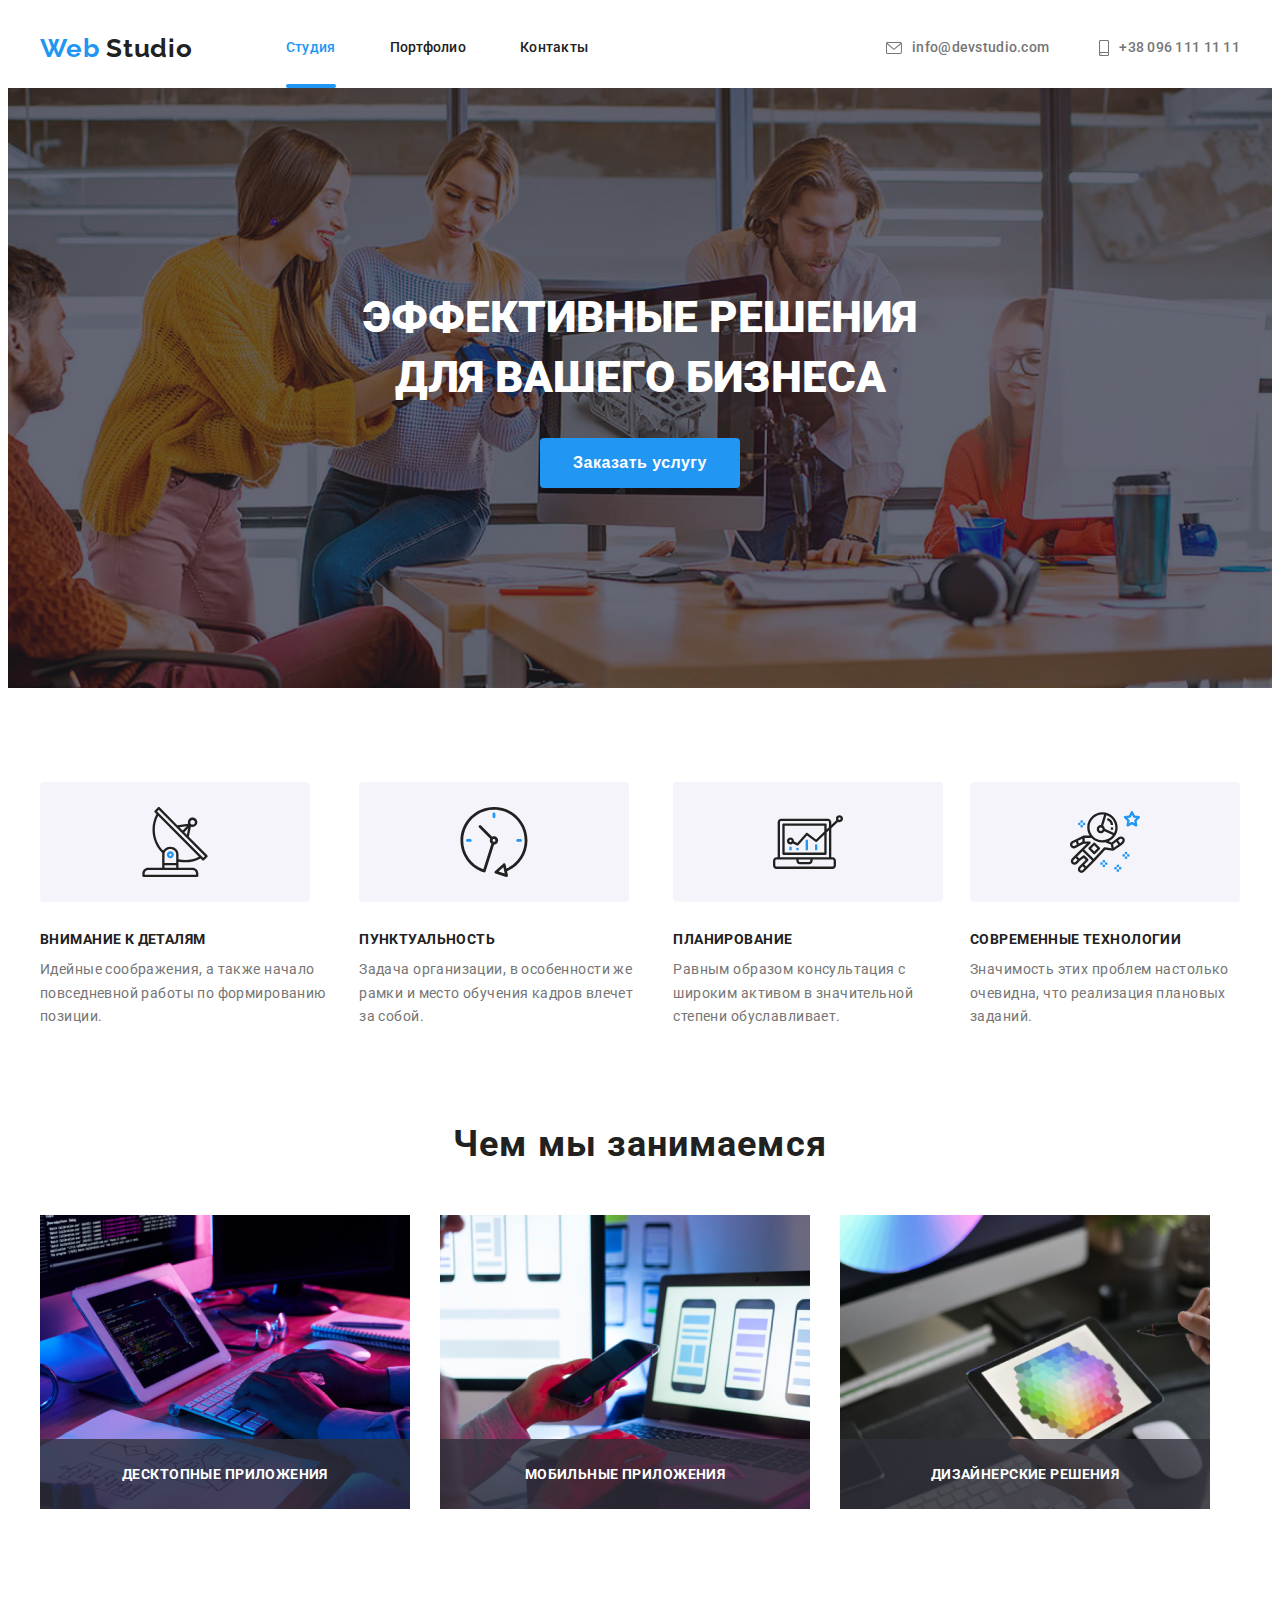
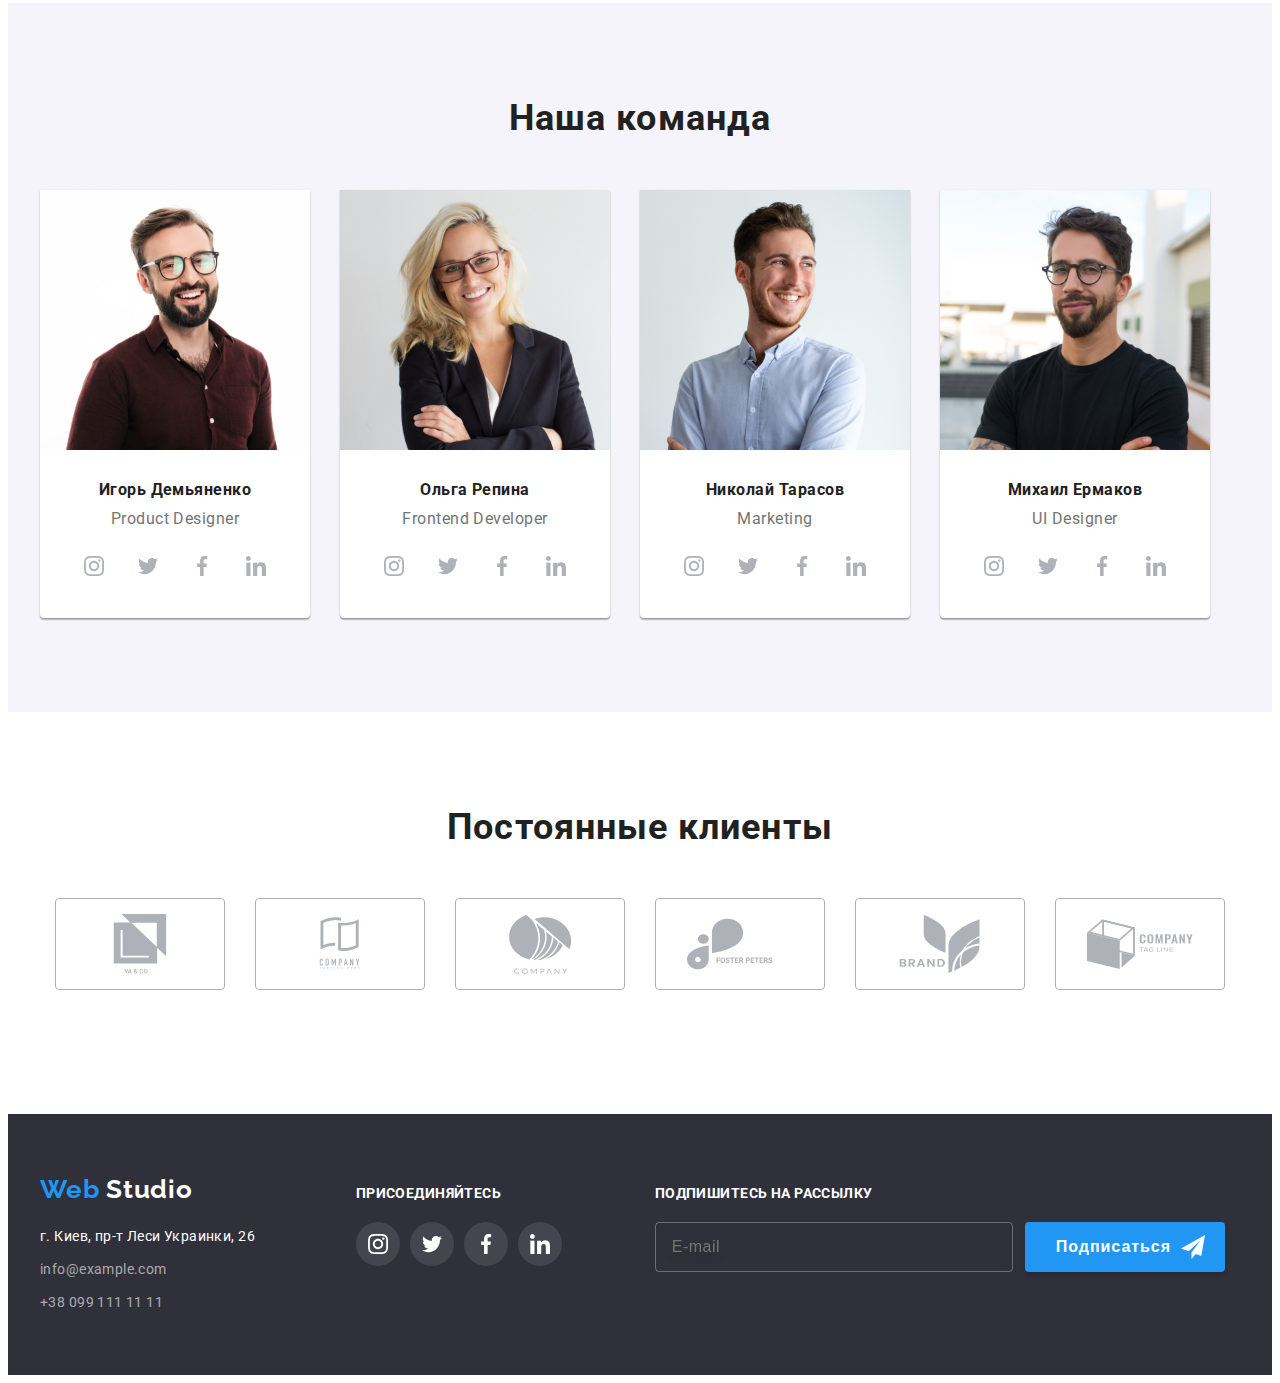
<file: index.html>
<!DOCTYPE html>
<html lang="ru">
  <head>
    <title>Студия</title>
    <meta charset="utf-8" />
    <link rel="preconnect" href="https://fonts.googleapis.com" />
    <link rel="preconnect" href="https://fonts.gstatic.com" crossorigin />
    <link
      href="https://fonts.googleapis.com/css2?family=Fruktur&family=Raleway:wght@700&family=Roboto:wght@400;500;700;900&display=swap"
      rel="stylesheet"
    />
    <link
      rel="stylesheet"
      href="https://cdnjs.cloudflare.com/ajax/libs/modern-normalize/1.1.0/modern-normalize.min.css"
      integrity="sha512-wpPYUAdjBVSE4KJnH1VR1HeZfpl1ub8YT/NKx4PuQ5NmX2tKuGu6U/JRp5y+Y8XG2tV+wKQpNHVUX03MfMFn9Q=="
      crossorigin="anonymous"
      referrerpolicy="no-referrer"
    />
    <!-- <link rel="stylesheet" href="./css/styles.css" /> -->
    <link rel="stylesheet" href="./css/main.min.css" />
  </head>
  <body>
    <header>
      <div class="container header-container">
        <a href="" class="logo link">
          <span class="logo_first">Web</span>
          Studio
        </a>

        <nav class="header-navigation">
          <ul class="header-list list">
            <li class="header-item">
              <a class="header-link link active-page current" href="#Студия">
                Студия
              </a>
            </li>
            <li class="header-item">
              <a class="header-link link" href="./portfolio.html">Портфолио</a>
            </li>
            <li class="header-item">
              <a class="header-link link" href="#Контакты">Контакты</a>
            </li>
          </ul>
        </nav>

        <ul class="header-list-call list">
          <li class="header-list-call-item">
            <a
              class="header-link-call link mail hlci"
              href="mailto:info@example.com"
            >
              <svg class="header-icon" width="16" height="12">
                <use href="./images/icons.svg#icon-email"></use>
              </svg>
              info@devstudio.com
            </a>
          </li>
          <li class="header-list-call-item">
            <a class="header-link-call link tel hlci" href="tel:+380961111111">
              <svg class="header-icon" width="10" height="16">
                <use href="./images/icons.svg#icon-tel"></use>
              </svg>
              +38 096 111 11 11
            </a>
          </li>
        </ul>
      </div>
    </header>
    <main>
      <section class="hero section">
        <div class="container hero-container">
          <h1 class="hero__title">
            Эффективные решения
            <br />
            для вашего бизнеса
          </h1>

          <button class="hero__btn" type="button" data-modal-open>
            Заказать услугу
          </button>
        </div>
      </section>

      <!-- benef -->
      <section class="section">
        <div class="container">
          <h2 class="section__title hidden">Наши преймущества</h2>
          <ul class="benef list">
            <li class="benef__item">
              <div class="benef__container">
                <svg class="benef__icon" width="70" height="70">
                  <use href="./images/icons.svg#icon-benef1"></use>
                </svg>
              </div>
              <h3 class="benef__title">Внимание к деталям</h3>
              <p class="benef__text">
                Идейные соображения, а также начало повседневной работы по
                формированию позиции.
              </p>
            </li>
            <li class="benef__item">
              <div class="benef__container">
                <svg class="benef__icon" width="70" height="70">
                  <use href="./images/icons.svg#icon-benef2"></use>
                </svg>
              </div>
              <h3 class="benef__title">Пунктуальность</h3>
              <p class="benef__text">
                Задача организации, в особенности же рамки и место обучения
                кадров влечет за собой.
              </p>
            </li>
            <li class="benef-__item">
              <div class="benef__container">
                <svg class="benef__icon" width="70" height="70">
                  <use href="./images/icons.svg#icon-benef3"></use>
                </svg>
              </div>
              <h3 class="benef__title">Планирование</h3>
              <p class="benef__text">
                Равным образом консультация с широким активом в значительной
                степени обуславливает.
              </p>
            </li>
            <li class="benef__item">
              <div class="benef__container">
                <svg class="benef__icon" width="70" height="70">
                  <use href="./images/icons.svg#icon-benef4"></use>
                </svg>
              </div>
              <h3 class="benef__title">Современные технологии</h3>
              <p class="benef__text">
                Значимость этих проблем настолько очевидна, что реализация
                плановых заданий.
              </p>
            </li>
          </ul>
        </div>
      </section>

      <section class="section section--no-padding-top">
        <div class="container">
          <h2 class="section__title">Чем мы занимаемся</h2>

          <ul class="doing">
            <li class="doing__item">
              <div class="doing__box">
                <img
                  src="./images/image1.jpg"
                  alt="схемы на компьютере"
                  width="370"
                />
                <p class="doing__text">Десктопные приложения</p>
              </div>
            </li>
            <li class="doing__item">
              <div class="doing__box">
                <img
                  src="./images/image2.jpg"
                  alt="работа через смартфон"
                  width="370"
                />
                <p class="doing__text">Мобильные приложения</p>
              </div>
            </li>
            <li class="doing__item">
              <div class="doing__box">
                <img
                  src="./images/image3.jpg"
                  alt="дизайн на планшете"
                  width="370"
                  height="246.469"
                />
                <p class="doing__text">Дизайнерские решения</p>
              </div>
            </li>
          </ul>
        </div>
      </section>

      <section class="section section--other-background">
        <div class="container">
          <h2 class="section__title">Наша команда</h2>
          
            <ul class="team">
              <li class="team__item">
                <img
                  src="./images/image4.jpg"
                  alt="Дизайнер Игорь Демьяненко"
                  width="270"
                />
                <div class="team__name">
                  <h3 class="team__header">Игорь Демьяненко</h3>
                  <p class="team__text">Product Designer</p>
               
                <!-- icon -->
                <ul class="teamsocial">
                  <li class="teamsocial__item">
                    <a href="" class="teamsocial__link">
                      <svg class="teamsocial__icon" width="20" height="20">
                        <use href="./images/icons.svg#icon-instagram-2"></use>
                      </svg>
                    </a>
                  </li>
                  <li class="teamsocial__item">
                    <a href="" class="teamsocial__link">
                      <svg class="teamsocial__icon" width="20" height="20">
                        <use href="./images/icons.svg#icon-twitter-1"></use>
                      </svg>
                    </a>
                  </li>
                  <li class="teamsocial__item">
                    <a href="" class="teamsocial__link">
                      <svg class="teamsocial__icon" width="20" height="20">
                        <use href="./images/icons.svg#icon-facebook-1"></use>
                      </svg>
                    </a>
                  </li>
                  <li class="teamsocial__item">
                    <a href="" class="teamsocial__link">
                      <svg class="teamsocial__icon" width="20" height="20">
                        <use href="./images/icons.svg#icon-linkedin-1"></use>
                      </svg>
                    </a>
                  </li>
                </ul>
 </div>
              </li>
              <li class="team__item">
                <img
                  src="./images/image5.jpg"
                  alt="Разработчик Ольга Репина"
                  width="270"
                />
                <div class="team__name">
                  <h3 class="team__header">Ольга Репина</h3>
                  <p class="team__text">Frontend Developer</p>
             
                <!-- icon -->
                <ul class="teamsocial">
                  <li class="teamsocial__item">
                    <a href="" class="teamsocial__link">
                      <svg class="teamsocial__icon" width="20" height="20">
                        <use href="./images/icons.svg#icon-instagram-2"></use>
                      </svg>
                    </a>
                  </li>
                  <li class="teamsocial__item">
                    <a href="" class="teamsocial__link">
                      <svg class="teamsocial__icon" width="20" height="20">
                        <use href="./images/icons.svg#icon-twitter-1"></use>
                      </svg>
                    </a>
                  </li>
                  <li class="teamsocial__item">
                    <a href="" class="teamsocial__link">
                      <svg class="teamsocial__icon" width="20" height="20">
                        <use href="./images/icons.svg#icon-facebook-1"></use>
                      </svg>
                    </a>
                  </li>
                  <li class="teamsocial__item">
                    <a href="" class="teamsocial__link">
                      <svg class="teamsocial__icon" width="20" height="20">
                        <use href="./images/icons.svg#icon-linkedin-1"></use>
                      </svg>
                    </a>
                  </li>
                </ul>   </div>
              </li>
              <li class="team__item">
                <img
                  src="./images/image6.jpg"
                  alt="Маркетолог Николай Тарасов"
                  width="270"
                />
                <div class="team__name">
                  <h3 class="team__header">Николай Тарасов</h3>
                  <p class="team__text">Marketing</p>
                
                <!-- icon -->
                <ul class="teamsocial">
                  <li class="teamsocial__item">
                    <a href="" class="teamsocial__link">
                      <svg class="teamsocial__icon" width="20" height="20">
                        <use href="./images/icons.svg#icon-instagram-2"></use>
                      </svg>
                    </a>
                  </li>
                  <li class="teamsocial__item">
                    <a href="" class="teamsocial__link">
                      <svg class="teamsocial__icon" width="20" height="20">
                        <use href="./images/icons.svg#icon-twitter-1"></use>
                      </svg>
                    </a>
                  </li>
                  <li class="teamsocial__item">
                    <a href="" class="teamsocial__link">
                      <svg class="teamsocial__icon" width="20" height="20">
                        <use href="./images/icons.svg#icon-facebook-1"></use>
                      </svg>
                    </a>
                  </li>
                  <li class="teamsocial__item">
                    <a href="" class="teamsocial__link">
                      <svg class="teamsocial__icon" width="20" height="20">
                        <use href="./images/icons.svg#icon-linkedin-1"></use>
                      </svg>
                    </a>
                  </li>
                </ul></div>
              </li>
              <li class="team__item">
                <img
                  src="./images/image7.jpg"
                  alt="Дизайнер Михаил Ермаков"
                  width="270"
                />
                <div class="team__name">
                  <h3 class="team__header">Михаил Ермаков</h3>
                  <p class="team__text">UI Designer</p>
                
                <!-- icon -->
                <ul class="teamsocial">
                  <li class="teamsocial__item">
                    <a href="" class="teamsocial__link">
                      <svg class="teamsocial__icon" width="20" height="20">
                        <use href="./images/icons.svg#icon-instagram-2"></use>
                      </svg>
                    </a>
                  </li>
                  <li class="teamsocial__item">
                    <a href="" class="teamsocial__link">
                      <svg class="teamsocial__icon" width="20" height="20">
                        <use href="./images/icons.svg#icon-twitter-1"></use>
                      </svg>
                    </a>
                  </li>
                  <li class="teamsocial__item">
                    <a href="" class="teamsocial__link">
                      <svg class="teamsocial__icon" width="20" height="20">
                        <use href="./images/icons.svg#icon-facebook-1"></use>
                      </svg>
                    </a>
                  </li>
                  <li class="teamsocial__item">
                    <a href="" class="teamsocial__link">
                      <svg class="teamsocial__icon" width="20" height="20">
                        <use href="./images/icons.svg#icon-linkedin-1"></use>
                      </svg>
                    </a>
                  </li>
                
                </ul>
              </div>
              
              </li>
            </ul>
          </div>
        </div>
      </section>

      <section class="section client">
        <div class="container">
          <h2 class="section__title">Постоянные клиенты</h2>
          <ul class="clients">
            <li class="clients__item">
              <a href="" class="clients__link">
                <svg class="clients__icon" width="106" height="60">
                  <use href="./images/icons.svg#icon-client1"></use>
                </svg>
              </a>
            </li>
            <li class="clients__item">
              <a href="" class="clients__link">
                <svg class="clients__icon" width="106" height="60">
                  <use href="./images/icons.svg#icon-client2"></use>
                </svg>
              </a>
            </li>
            <li class="clients__item">
              <a href="" class="clients__link">
                <svg class="clients__icon" width="106" height="60">
                  <use href="./images/icons.svg#icon-client3"></use>
                </svg>
              </a>
            </li>
            <li class="clients__item">
              <a href="" class="clients__link">
                <svg class="clients__icon" width="106" height="60">
                  <use href="./images/icons.svg#icon-client4"></use>
                </svg>
              </a>
            </li>
            <li class="clients__item">
              <a href="" class="clients__link">
                <svg class="clients__icon" width="106" height="60">
                  <use href="./images/icons.svg#icon-client5"></use>
                </svg>
              </a>
            </li>
            <li class="clients__item">
              <a href="" class="clients__link">
                <svg class="clients__icon" width="106" height="60">
                  <use href="./images/icons.svg#icon-client6"></use>
                </svg>
              </a>
            </li>
          </ul>
        </div>
      </section>
    </main>

    <footer class="footer">
      <div class="container footer-container">
        <div class="footer__first">
          <div class="logofoot">
            <a href="" class="logo link footer-logo">
              <span class="logo_first">Web</span>
              Studio
            </a>
          </div>
          <address>
            <ul class="address-list list">
              <li class="address-item">
                <a class="address-link link gorod" href="">
                  г. Киев, пр-т Леси Украинки, 26
                </a>
              </li>
              <li class="address-item">
                <a
                  class="address-link link footer-mail"
                  href="mailto:info@example.com"
                >
                  info@example.com
                </a>
              </li>
              <li class="address-item">
                <a
                  class="address-link link footer-tel"
                  href="tel:+380991111111"
                >
                  +38 099 111 11 11
                </a>
              </li>
            </ul>
          </address>
        </div>

        <div class="footer__second">
          <h2 class="footer-join">присоединяйтесь</h2>
          <ul class="footer-second-list list">
            <li class="footer-second-item">
              <a href="" class="footer-second-link">
                <svg class="footer-second-icon" width="20" height="20">
                  <use href="./images/icons.svg#icon-instagram-2"></use>
                </svg>
              </a>
            </li>
            <li class="footer-second-item">
              <a href="" class="footer-second-link">
                <svg class="footer-second-icon" width="20" height="20">
                  <use href="./images/icons.svg#icon-twitter-1"></use>
                </svg>
              </a>
            </li>
            <li class="footer-second-item">
              <a href="" class="footer-second-link">
                <svg class="footer-second-icon" width="20" height="20">
                  <use href="./images/icons.svg#icon-facebook-1"></use>
                </svg>
              </a>
            </li>
            <li class="footer-second-item">
              <a href="" class="footer-second-link">
                <svg class="footer-second-icon" width="20" height="20">
                  <use href="./images/icons.svg#icon-linkedin-1"></use>
                </svg>
              </a>
            </li>
          </ul>
        </div>
        <!-- 3 -->
        <form class="footer__third">
          <label for="" class="footer-label">
            Подпишитесь на рассылку
            <input type="email" class="footer-input" placeholder="E-mail" />
          </label>

          <button type="submit" class="footer-button">
            Подписаться
            <svg class="fly-icon" width="24" height="24">
              <use href="./images/icons.svg#icon-fly"></use>
            </svg>
          </button>
        </form>
      </div>
    </footer>
    <!-- modal -->
    <div class="backdrop is-hidden" data-modal>
      <div class="modal">
        <button type="button" class="modal-close" data-modal-close>
          <svg class="close-icon" width="18" height="18">
            <use href="./images/icons.svg#icon-close"></use>
          </svg>
        </button>
        <!-- modal field-->
        <p class="modal-title">Оставьте свои данные, мы вам перезвоним</p>

        <form action="#" class="modal-form">
          <div class="modal-form-field">
            <label for="user-name" class="modal-input-text">Имя</label>
            <div class="modal-wrap">
              <input
                type="text"
                name="user-name"
                class="modal-input"
                id="user-name"
                required
              />
              <svg class="modal-icon" width="18" height="18">
                <use href="./images/icons.svg#icon-modal1"></use>
              </svg>
            </div>
          </div>

          <div class="modal-form-field">
            <label for="user-tel" class="modal-input-text">Телефон</label>
            <div class="modal-wrap">
              <input
                type="tel"
                name="user-tel"
                class="modal-input"
                id="user-tel"
              />
              <svg class="modal-icon" width="18" height="18">
                <use href="./images/icons.svg#icon-modal2"></use>
              </svg>
            </div>
          </div>

          <div class="modal-form-field">
            <label for="user-email" class="modal-input-text">Почта</label>
            <div class="modal-wrap">
              <input
                type="email"
                name="user-email"
                class="modal-input"
                id="user-email"
              />
              <svg class="modal-icon" width="18" height="18">
                <use href="./images/icons.svg#icon-modal3"></use>
              </svg>
            </div>
          </div>

          <div class="modal-form-field modal-form-field-com">
            <label for="user-text" class="modal-input-text">Комментарий</label>
            <textarea
              name="user-text"
              class="modal-input modal-input-comment"
              id="user-text"
              cols="30"
              rows="10"
              placeholder="Введите текст"
              maxlength="100"
            ></textarea>
          </div>

          <div class="wrap-modal-check">
            <input type="checkbox" class="modal-check" id="modal-check" />

            <label for="modal-check" class="modal-check modal-check-text">
              <span>
                <svg class="modal-icon-check" width="16" height="15">
                  <use href="./images/icons.svg#icon-modal4"></use>
                </svg>
              </span>
              Соглашаюсь с рассылкой и принимаю

              <a href="" class="modal-contract">Условия договора</a>
            </label>
          </div>

          <button type="submit" class="modal-button">Отправить</button>
          <!-- <button type="reset">reset</button> -->
        </form>
      </div>
    </div>
    <!-- modal end -->

    <!-- modal sctipt-->

    <script src="./js/modal.js"></script>
  </body>
</html>
</file>
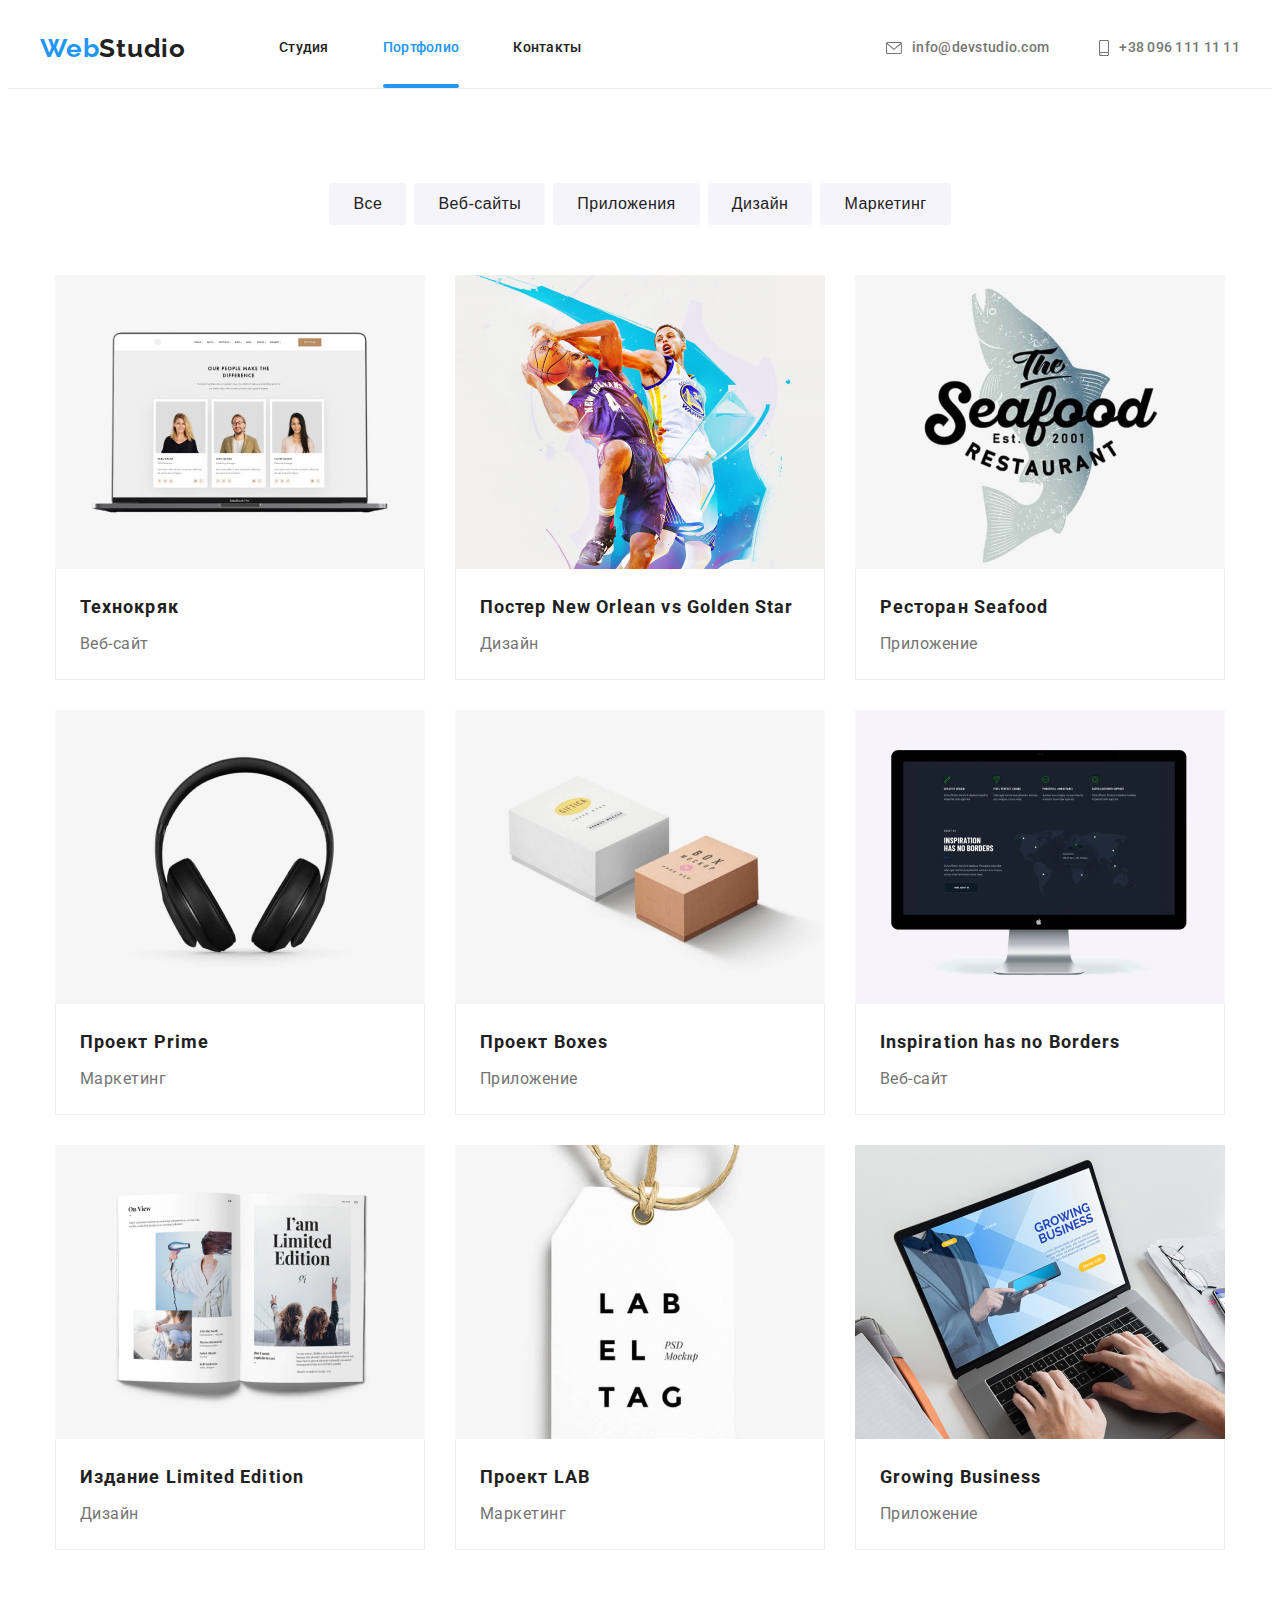
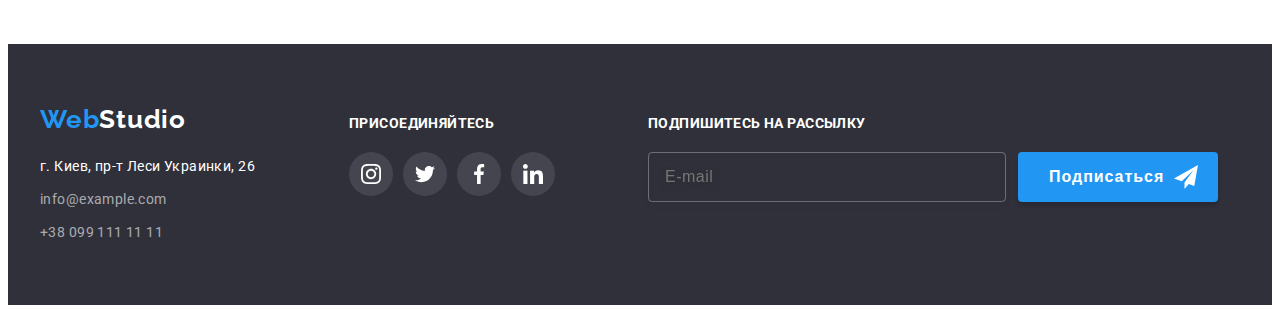
<file: portfolio.html>
<!DOCTYPE html>
<html lang="ru">
  <head>
    <title>Портфолио</title>
  <link rel="preconnect" href="https://fonts.googleapis.com">
<link rel="preconnect" href="https://fonts.gstatic.com" crossorigin>
<link href="https://fonts.googleapis.com/css2?family=Fruktur&family=Raleway:wght@700&family=Roboto:wght@400;500;700;900&display=swap" rel="stylesheet">
    <link rel="stylesheet" href="https://cdnjs.cloudflare.com/ajax/libs/modern-normalize/1.1.0/modern-normalize.min.css" integrity="sha512-wpPYUAdjBVSE4KJnH1VR1HeZfpl1ub8YT/NKx4PuQ5NmX2tKuGu6U/JRp5y+Y8XG2tV+wKQpNHVUX03MfMFn9Q==" crossorigin="anonymous" referrerpolicy="no-referrer" />


<!-- <link rel="stylesheet" href="./css/styles.css" /> -->
<link rel="stylesheet" href="./css/main.min.css" />
  </head>
  <body>
    <header>
      <div class="wrap">
    <div class="container header-container">

      <a href="" class="logo link">
        <span class="logo_first">Web</span>Studio
      </a>
    

      <nav class="header-navigation">
        <ul class="header-list list">
          <li class="header-item">
            <a class="header-link link no-active-page" href="./index.html">Студия</a>
          </li>
          <li class="header-item">
            <a class="header-link link active-page current" href="#Портфолио">Портфолио</a>
          </li>
          <li class="header-item">
            <a class="header-link link" href="#Контакты">Контакты</a>
          </li>
        </ul>
      </nav>
      <div class="header-connect">
       <ul class="header-list-call list">
          <li class="header-list-call-item">
            <a
              class="header-link-call link mail hlci"
              href="mailto:info@example.com"
            >
              <svg class="header-icon" width="16" height="12">
                <use href="./images/icons.svg#icon-email"></use>
              </svg>
              info@devstudio.com
            </a>
          </li>
          <li class="header-list-call-item">
            <a class="header-link-call link tel hlci" href="tel:+380961111111">
              <svg class="header-icon" width="10" height="16">
                <use href="./images/icons.svg#icon-tel"></use>
              </svg>
              +38 096 111 11 11
            </a>
          </li>
        </ul>
      </div>
    </div>
    </div>
    </header>
    <main>
      <section class="section section-work">
        <div class="container work-container">
        <h1 class="section-work-title">Наши работы</h1>

        <ul class="section-work-list list">
          <li class="section-item">
            <button type="button" class="section-work-link">Все</button>
          </li>
          <li class="section-item">
            <button type="button" class="section-work-link">Веб-сайты</button>
          </li>
          <li class="section-item">
            <button type="button" class="section-work-link">Приложения</button>
          </li>
          <li class="section-item">
            <button type="button" class="section-work-link">Дизайн</button>
          </li>
          <li class="section-item">
            <button type="button" class="section-work-link">Маркетинг</button>
          </li>
        </ul>




        <ul class="work-pic-list list">
          <li class="work-pic-item">
            <a class="work-pic-link link" href="">
              <div class="wrap-work">
              <img src="./images/portfolio1.jpg" alt="" />
            
            <!--  -->
            <p class="work-top-text">Технокряк это современная площадка распространения коронавируса. Компании используют эту платформу для цифрового шпионажа и атак на защищённые сервера конкурентов.</p>
            <!--  -->
</div>
              <div class="work">
              <h2 class="work-pic-title">Технокряк</h2>
            <p class="work-pic-text">Веб-сайт</p></div></a>
          </li>

          <li class="work-pic-item">
            <a class="work-pic-link link" href="">
               <div class="wrap-work">
              <img src="./images/portfolio2.jpg" alt="" />
            
            <!--  -->
            <p class="work-top-text">Технокряк это современная площадка распространения коронавируса. Компании используют эту платформу для цифрового шпионажа и атак на защищённые сервера конкурентов.</p>
            <!--  -->
</div>
             <div class="work">
               <h2 class="work-pic-title">Постер New Orlean vs Golden Star</h2>
             <p class="work-pic-text">Дизайн</p>
            </div>
          </a>
          </li>

          <li class="work-pic-item">
            <a class="work-pic-link link" href="">
               <div class="wrap-work">
              <img src="./images/portfolio3.jpg" alt="" />
            
            <!--  -->
            <p class="work-top-text">Технокряк это современная площадка распространения коронавируса. Компании используют эту платформу для цифрового шпионажа и атак на защищённые сервера конкурентов.</p>
            <!--  -->
</div>
            <div class="work">
              <h2 class="work-pic-title">Ресторан Seafood</h2>
            <p class="work-pic-text"> Приложение</p></div></a>
          </li>

          <li class="work-pic-item">
            <a class="work-pic-link link" href="">
              <div class="wrap-work">
              <img src="./images/portfolio4.jpg" alt="" />
            
            <!--  -->
            <p class="work-top-text">Технокряк это современная площадка распространения коронавируса. Компании используют эту платформу для цифрового шпионажа и атак на защищённые сервера конкурентов.</p>
            <!--  -->
</div>
            <div class="work"><h2 class="work-pic-title">Проект Prime</h2>
            <p class="work-pic-text">Маркетинг</p></div></a>
          </li class="work-pic-item">

          <li class="work-pic-item">
            <a class="work-pic-link link" href="">
              <div class="wrap-work">
              <img src="./images/portfolio5.jpg" alt="" />
            
            <!--  -->
            <p class="work-top-text">Технокряк это современная площадка распространения коронавируса. Компании используют эту платформу для цифрового шпионажа и атак на защищённые сервера конкурентов.</p>
            <!--  -->
</div>
            <div class="work"><h2 class="work-pic-title">Проект Boxes</h2>
            <p class="work-pic-text">Приложение</p></div></a>
          </li>
          <li class="work-pic-item">
            <a class="work-pic-link link" href="">
 <div class="wrap-work">
              <img src="./images/portfolio6.jpg" alt="" />
            
            <!--  -->
            <p class="work-top-text">Технокряк это современная площадка распространения коронавируса. Компании используют эту платформу для цифрового шпионажа и атак на защищённые сервера конкурентов.</p>
            <!--  -->
</div>
            <div class="work"><h2 class="work-pic-title">Inspiration has no Borders</h2>
            <p class="work-pic-text">Веб-сайт</p></div></a>
          </li>

          <li class="work-pic-item">
            <a class="work-pic-link link" href="">
               <div class="wrap-work">
              <img src="./images/portfolio7.jpg" alt="" />
            
            <!--  -->
            <p class="work-top-text">Технокряк это современная площадка распространения коронавируса. Компании используют эту платформу для цифрового шпионажа и атак на защищённые сервера конкурентов.</p>
            <!--  -->
</div>
            <div class="work"><h2 class="work-pic-title">Издание Limited Edition</h2>
             <p class="work-pic-text">Дизайн</p></div></a>
          </li>
          <li class="work-pic-item">
            <a class="work-pic-link link" href="">
               <div class="wrap-work">
              <img src="./images/portfolio8.jpg" alt="" />
            
            <!--  -->
            <p class="work-top-text">Технокряк это современная площадка распространения коронавируса. Компании используют эту платформу для цифрового шпионажа и атак на защищённые сервера конкурентов.</p>
            <!--  -->
</div>
            <div class="work"><h2 class="work-pic-title">Проект LAB</h2>
            <p class="work-pic-text"> Маркетинг</p></div></a>
          </li>
          <li class="work-pic-item">
            <a class="work-pic-link link" href="">
               <div class="wrap-work">
              <img src="./images/portfolio9.jpg" alt="" />
            
            <!--  -->
            <p class="work-top-text">Технокряк это современная площадка распространения коронавируса. Компании используют эту платформу для цифрового шпионажа и атак на защищённые сервера конкурентов.</p>
            <!--  -->
</div>
            <div class="work"><h2 class="work-pic-title">Growing Business</h2>
            <p class="work-pic-text">Приложение</p></div></a>
          </li>
        </ul>
        </div>
      </section>
    </main>
  
 <footer class="footer">
      <div class="container footer-container">
        <div class="footer-first">
          <div class="logofoot">
            <a href="" class="logo link footer-logo">
              <span class="logo_first">Web</span>Studio
            </a>
          </div>
          <address>
            <ul class="address-list list">
              <li class="address-item">
                <a class="address-link link gorod" href="">
                  г. Киев, пр-т Леси Украинки, 26
                </a>
              </li>
              <li class="address-item">
                <a
                  class="address-link link footer-mail"
                  href="mailto:info@example.com"
                >
                  info@example.com
                </a>
              </li>
              <li class="address-item">
                <a
                  class="address-link link footer-tel"
                  href="tel:+380991111111"
                >
                  +38 099 111 11 11
                </a>
              </li>
            </ul>
          </address>
        </div>

        <div class="footer__second">
          <h2 class="footer-join">присоединяйтесь</h2>
          <ul class="footer-second-list list">
            <li class="footer-second-item">
              <a href="" class="footer-second-link">
                <svg class="footer-second-icon" width="20" height="20">
                  <use href="./images/icons.svg#icon-instagram-2"></use>
                </svg>
              </a>
            </li>
            <li class="footer-second-item">
              <a href="" class="footer-second-link">
                <svg class="footer-second-icon" width="20" height="20">
                  <use href="./images/icons.svg#icon-twitter-1"></use>
                </svg>
              </a>
            </li>
            <li class="footer-second-item">
              <a href="" class="footer-second-link">
                <svg class="footer-second-icon" width="20" height="20">
                  <use href="./images/icons.svg#icon-facebook-1"></use>
                </svg>
              </a>
            </li>
            <li class="footer-second-item">
              <a href="" class="footer-second-link">
                <svg class="footer-second-icon" width="20" height="20">
                  <use href="./images/icons.svg#icon-linkedin-1"></use>
                </svg>
              </a>
            </li>
          </ul>
        </div>
        <!-- 3 -->
         <form class="footer__third">
          <label for="" class="footer-label">
            Подпишитесь на рассылку
            <input type="email" class="footer-input" placeholder="E-mail" />
          </label>

          <button type="submit" class="footer-button">
            Подписаться
            <svg class="fly-icon" width="24" height="24">
              <use href="./images/icons.svg#icon-fly"></use>
            </svg>
          </button>
        </form>
      </div>
    </footer>

  </body>
</html>
</file>
<file: css/styles.css>
/* конец сброса настроек */

/* -------------------flex---------------------- */

/* ------------------header---------------- */

/* hero */

/* benefits */

/* .benef-cotainer {
  display: flex;
  margin-top: 88px;
  justify-content: center;
  margin-bottom: 94px;
} */

/* doing */

/* team */

/* client */

/* footer */

/* -------------ПОРТФОЛИО--------------- */
/* section-work */

/* modal */

/* footer2 */
</file>
<file: css/main.min.css>
address{font-style:normal}body{font-family:Roboto, sans-serif}.hidden{position:absolute;width:1px;height:1px;margin:-1px;border:0;padding:0;white-space:nowrap;clip-path:inset(100%);clip:rect(0 0 0 0);overflow:hidden}.list{list-style:none}a{text-decoration:none}.container{width:1200px;padding-left:15px;padding-right:15px;margin:0 auto}:root{--color_first: #757575;--color_second: #212121;--color_accent: #2196f3;--coolor_title: #ffffff;--color_border: #eeeeee}button{cursor:pointer}p,h1,h2,h3,h4,h5,h6{margin:0}ol,ul{list-style:none;margin:0;padding:0}img{min-width:100%;height:auto;display:block}.header-container{display:flex;align-items:center}.header-connect{margin-left:auto}.header-list{display:flex;align-items:center}.header-list-call{margin-left:auto;display:flex;align-items:center}.logohead{margin-right:93px}.header-item{margin-right:54px}.header-item:last-child{margin-right:0}.header-list-call-item:not(:last-child){margin-right:50px}.logo{margin-right:93px;color:var(--color_second);font-family:Raleway, sans-serif;font-weight:700;font-size:26px;line-height:1.19;letter-spacing:0.03em}.logo_first{color:var(--color_accent)}.header-link{display:block;padding:32px 0;color:var(--color_second);font-weight:500;font-size:14px;line-height:1.14;letter-spacing:0.02em;transition:color 250ms cubic-bezier(0.4, 0, 0.2, 1);position:relative}.header-link.current::after{content:"";width:100%;height:4px;background-color:var(--color_accent);border-radius:2px;position:absolute;left:0;bottom:0}.header-link-call{font-weight:500;font-size:14px;line-height:1.14;letter-spacing:0.02em;color:var(--color_first);transition:color 250ms cubic-bezier(0.4, 0, 0.2, 1)}.header-link-call:hover,.header-link-call:focus,.header-link:hover,.header-link:focus{color:var(--color_accent)}.hlci{width:100%;height:100%;display:flex;align-items:center;justify-content:center}.header-icon{fill:var(--color_first);margin-right:10px;transition:fill 250ms cubic-bezier(0.4, 0, 0.2, 1)}.hlci:hover .header-icon,.hlci:focus .header-icon{fill:var(--color_accent)}.hero__title{font-weight:900;font-size:44px;line-height:1.36;color:var(--coolor_title);text-align:center;text-transform:uppercase;width:696px;margin-left:auto;margin-right:auto}.section{padding:94px 0}.hero__btn{font-weight:700;font-size:16px;line-height:1.875;color:var(--coolor_title);background-color:var(--color_accent);letter-spacing:0.03em;margin-top:30px;display:block;margin-left:auto;margin-right:auto;width:200px;height:50px;left:703px;top:436px;border-radius:4px;border-color:transparent;box-shadow:0px 4px 4px rgba(0,0,0,0.15)}.hero{padding:200px 0;background-color:#2f303a;background-image:linear-gradient(rgba(47,48,58,0.4), rgba(47,48,58,0.4)),url(../images/hero_bg.jpg);background-repeat:no-repeat;background-position:center;background-size:cover;max-width:1600px;margin:0 auto}.benef{display:flex}.benef__item:not(:last-child){margin-right:30px}.benef__title{font-weight:700;font-size:14px;line-height:1.14;letter-spacing:0.03em;text-transform:uppercase;color:var(--color_second);margin-bottom:10px}.benef__text{font-weight:normal;font-size:14px;line-height:1.71;color:var(--color_first);letter-spacing:0.03em}.benef__container{display:flex;justify-content:center;align-items:center;width:270px;height:120px;background:#f5f4fa;border-radius:4px;margin-bottom:30px}.section--no-padding-top{padding-top:0}.doing{display:flex}.doing__item:not(:last-child){margin-right:30px}.section__title{font-weight:700;font-size:36px;line-height:1.17;text-align:center;letter-spacing:0.03em;color:var(--color_second);margin-bottom:50px}.doing__box{position:relative}.doing__text{position:absolute;left:0;font-weight:bold;font-size:14px;line-height:1.14;letter-spacing:0.03em;text-transform:uppercase;color:var(--coolor_title);background-color:rgba(47,48,58,0.8);height:70px;width:100%;transform:translateY(-70px);display:flex;justify-content:center;align-items:center}.team{display:flex}.section--other-background{background-color:#f5f4fa}.team__item{background-color:var(--coolor_title);box-shadow:0px 1px 3px rgba(0,0,0,0.12),0px 1px 1px rgba(0,0,0,0.14),0px 2px 1px rgba(0,0,0,0.2);border-radius:0px 0px 4px 4px}.team__item img{width:270px;height:260px}.team__item:not(:last-child){margin-right:30px}.team__header{font-family:Roboto;font-weight:700;font-size:16px;line-height:1.19;text-align:center;letter-spacing:0.03em;color:var(--color_second)}.team__name{padding-top:30px}.team__text{margin-top:10px;font-weight:normal;font-size:16px;line-height:1.19;text-align:center;letter-spacing:0.03em;color:var(--color_first);padding-bottom:16px}.teamsocial{display:flex;justify-content:center}.teamsocial__item{width:44px;height:44px;margin-bottom:30px}.teamsocial__item+.teamsocial__item{margin-left:10px}.teamsocial__link{width:100%;height:100%;border-radius:50%;display:flex;align-items:center;justify-content:center;transition:background-color 250ms cubic-bezier(0.4, 0, 0.2, 1)}.teamsocial__link:hover,.teamsocial__link:focus{background-color:var(--color_accent)}.teamsocial__icon{fill:#afb1b8;transition:fill 250ms cubic-bezier(0.4, 0, 0.2, 1)}.teamsocial__link:hover .teamsocial__icon,.teamsocial__link:focus .teamsocial__icon{fill:var(--coolor_title)}.client__title{font-weight:bold;font-size:36px;line-height:1.167;text-align:center;letter-spacing:0.03em;color:#212121;margin-bottom:50px}.clients{display:flex;justify-content:center}.clients__item{display:flex;margin-bottom:30px}.clients__item+.clients__item{margin-left:30px}.clients__link{width:100%;height:100%;display:flex;align-items:center;justify-content:center;width:170px;height:92px;border:1px solid #afb1b8;box-sizing:border-box;border-radius:4px;transition:border-color 250ms cubic-bezier(0.4, 0, 0.2, 1)}.clients__link:hover,.clients__link:focus{border-color:var(--color_accent)}.clients__icon{fill:#afb1b8;transition:fill 250ms cubic-bezier(0.4, 0, 0.2, 1)}.clients__link:hover .clients__icon,.clients__link:focus .clients__icon{fill:var(--color_accent)}.logofoot{margin-bottom:20px}.address-item:not(:last-child){margin-bottom:9px}.footer{padding:60px 0;background-color:#2f303a}.footer-logo{color:#fff}.gorod{font-weight:normal;font-size:14px;line-height:1.71;letter-spacing:0.03em;color:#fff;font-style:normal}.footer-mail,.footer-tel{font-weight:normal;font-size:14px;line-height:1.71;letter-spacing:0.03em;color:rgba(255,255,255,0.6);font-style:normal}.footer-join{font-weight:bold;font-size:14px;line-height:1.14;letter-spacing:0.03em;text-transform:uppercase;color:#ffffff;margin-bottom:20px}.footer-container{display:flex;align-items:baseline}.footer__second{margin-left:70px;justify-content:center;align-items:center}.footer-second-list{display:flex;justify-content:center}.footer-second-item{width:44px;height:44px;margin-bottom:30px}.footer-second-item+.footer-second-item{margin-left:10px}.footer-second-link{width:100%;height:100%;border-radius:50%;display:flex;align-items:center;justify-content:center;background-color:rgba(255,255,255,0.1);transition:background-color 250ms cubic-bezier(0.4, 0, 0.2, 1)}.footer-second-link:hover,.footer-second-link:focus{background-color:var(--color_accent)}.footer-second-icon{fill:var(--coolor_title)}.footer__third{margin-left:93px;display:flex}.footer-label{font-weight:bold;font-size:14px;line-height:1.14;letter-spacing:0.03em;text-transform:uppercase;color:#ffffff}.footer-input{margin-top:20px;font-size:16px;line-height:20px;display:flex;align-items:center;letter-spacing:0.03em;color:rgba(255,255,255,0.6);padding-left:16px;width:358px;height:50px;background-color:transparent;border:1px solid rgba(255,255,255,0.3);box-sizing:border-box;filter:drop-shadow(0px 4px 4px rgba(0,0,0,0.15));border-radius:4px}.footer-button{margin-left:12px;margin-top:36px;width:200px;height:50px;background:#2196f3;box-shadow:0px 4px 4px rgba(0,0,0,0.15);border-radius:4px;border-color:transparent;font-weight:bold;font-size:16px;line-height:30px;display:flex;align-items:center;text-align:center;letter-spacing:0.06em;padding-left:29px;color:#ffffff}.fly-icon{margin-left:10px}.backdrop{width:100vw;height:100vh;background-color:rgba(0,0,0,0.2);position:fixed;top:0;left:0;transition:opacity 300ms, visibility 300ms}.modal{width:528px;height:581px;background:#ffffff;box-shadow:0px 1px 3px rgba(0,0,0,0.12),0px 1px 1px rgba(0,0,0,0.14),0px 2px 1px rgba(0,0,0,0.2);border-radius:4px;position:absolute;top:50%;left:50%;transform:translate(-50%, -50%)}.modal-close{position:absolute;top:8px;right:8px;width:30px;height:30px;background:#ffffff;border:1px solid rgba(0,0,0,0.1);border-radius:50%;display:flex;align-items:center;justify-content:center}.close-icon{transition:fill 250ms cubic-bezier(0.4, 0, 0.2, 1)}.modal-close:hover .close-icon,.modal-close:focus .close-icon{fill:var(--color_accent)}.is-hidden{visibility:hidden;opacity:0;pointer-events:none}.modal{padding:40px}.modal-title{font-weight:bold;font-size:20px;line-height:1.15;text-align:center;letter-spacing:0.03em;color:#212121;margin-bottom:12px}.modal-form-field{margin-bottom:10px}.modal-input{display:block;width:448px;height:40px;border:1px solid rgba(33,33,33,0.2);box-sizing:border-box;border-radius:4px;padding-left:12px;outline:none;padding-left:40px}.modal-input::placeholder{font-size:14px;line-height:1.17;letter-spacing:0.01em;color:rgba(117,117,117,0.5)}.modal-input-text{font-size:12px;line-height:1.17;letter-spacing:0.01em;color:#757575;display:block;margin-bottom:4px}.modal-form-field-com{margin-bottom:20px}.modal-input-comment{padding:12px 16px;width:448px;height:120px;resize:none}.modal-button{font-size:16px;line-height:1.875;display:block;margin-left:auto;margin-right:auto;letter-spacing:0.06em;color:#ffffff;justify-content:center;width:200px;height:50px;background:#188ce8;border-radius:4px;border-color:transparent;box-shadow:0px 1px 3px rgba(0,0,0,0.12),0px 1px 1px rgba(0,0,0,0.14),0px 2px 1px rgba(0,0,0,0.2);box-shadow:0px 1px 3px rgba(0,0,0,0.12),0px 1px 1px rgba(0,0,0,0.14),0px 2px 1px rgba(0,0,0,0.2);transition:box-shadow 250ms cubic-bezier(0.4, 0, 0.2, 1)}.modal-button:hover,.modal-button:focus{box-shadow:0px 4px 4px rgba(0,0,0,0.15)}.modal-check{font-size:14px;line-height:24px;letter-spacing:0.03em;color:#757575;margin-bottom:30px}.modal-contract{color:var(--color_accent);text-decoration:underline}.modal-input{transition:border-color 250ms cubic-bezier(0.4, 0, 0.2, 1)}.modal-input:focus{border-color:var(--color_accent)}.modal-wrap{position:relative}.modal-icon{position:absolute;top:0;left:0;margin-left:12px;margin-top:11px;transition:fill 250ms cubic-bezier(0.4, 0, 0.2, 1)}.modal-input:focus+.modal-icon{fill:var(--color_accent)}.modal-check-text span{width:16px;height:15px;border:2px solid #212121;border-radius:2px;display:flex;margin-right:5px;align-items:center;justify-content:center}.modal-check{appearance:none;display:flex;align-items:center}.modal-check:checked+.modal-check-text span{background-color:var(--color_accent);border:none}.wrap-modal-check{display:flex;align-items:center;justify-content:center}.modal-contract{margin-left:3px}.section-work-list{display:flex;justify-content:center;margin-bottom:50px}.section-item:not(:last-child){margin-right:8px}.section-work-title{position:absolute;width:1px;height:1px;margin:-1px;border:0;padding:0;white-space:nowrap;clip-path:inset(100%);clip:rect(0 0 0 0);overflow:hidden}.section-work-link{font-weight:500;font-size:16px;line-height:1.625;text-align:center;letter-spacing:0.03em;color:var(--color_second);background-color:#f5f4fa;padding:6px 22px;border-radius:4px;border-color:transparent;transition:background-color 250ms cubic-bezier(0.4, 0, 0.2, 1),color 250ms cubic-bezier(0.4, 0, 0.2, 1),box-shadow 250ms cubic-bezier(0.4, 0, 0.2, 1)}.section-work-link:hover,.section-work-link:focus{color:#fff;background-color:var(--color_accent);box-shadow:0px 3px 1px rgba(0,0,0,0.1),0px 1px 2px rgba(0,0,0,0.08),0px 2px 2px rgba(0,0,0,0.12)}.work-pic-title{font-family:Roboto;font-weight:bold;font-size:18px;line-height:2;letter-spacing:0.06em;color:var(--color_second)}.work-pic-text{margin-top:4px;font-weight:normal;font-size:16px;line-height:1.875;letter-spacing:0.03em;color:var(--color_first)}.wrap-work{position:relative;overflow:hidden}.work-top-text{position:absolute;top:0;left:0;font-size:18px;line-height:1.56;letter-spacing:0.03em;color:var(--coolor_title);padding:63px 24px;background-color:rgba(33,150,243,0.9);transform:translateY(100%);transition:transform 300ms}.work-pic-link:hover .work-top-text,.work-pic-link:focus .work-top-text{transform:translateY(0)}.active-page{color:var(--color_accent);transition:color 250ms cubic-bezier(0.4, 0, 0.2, 1)}.active-page:hover,.active-page:focus{color:var(--color_second)}.work-pic-list{display:flex;flex-wrap:wrap;justify-content:center}.work-pic-item{background-color:var(--coolor_title);margin-bottom:30px;margin-right:30px;transition:box-shadow 250ms cubic-bezier(0.4, 0, 0.2, 1);position:relative}.work-pic-item:nth-child(3n+3){margin-right:0}.work-pic-item:not(:nth-child(-n+3)){margin-bottom:30px}.work-pic-item:nth-last-child(-n+3){margin-bottom:0}.work-pic-link{display:block;transition:box-shadow 250ms cubic-bezier(0.4, 0, 0.2, 1)}.work-pic-link:hover,.work-pic-link:focus{box-shadow:0px 1px 1px rgba(0,0,0,0.12),0px 4px 4px rgba(0,0,0,0.06),1px 4px 6px rgba(0,0,0,0.16)}.work{padding:20px 24px;border-left:1px solid var(--color_border);border-right:1px solid var(--color_border);border-bottom:1px solid var(--color_border)}.wrap{border-bottom:1px solid #ececec}
/*# sourceMappingURL=main.min.css.map */
</file>
